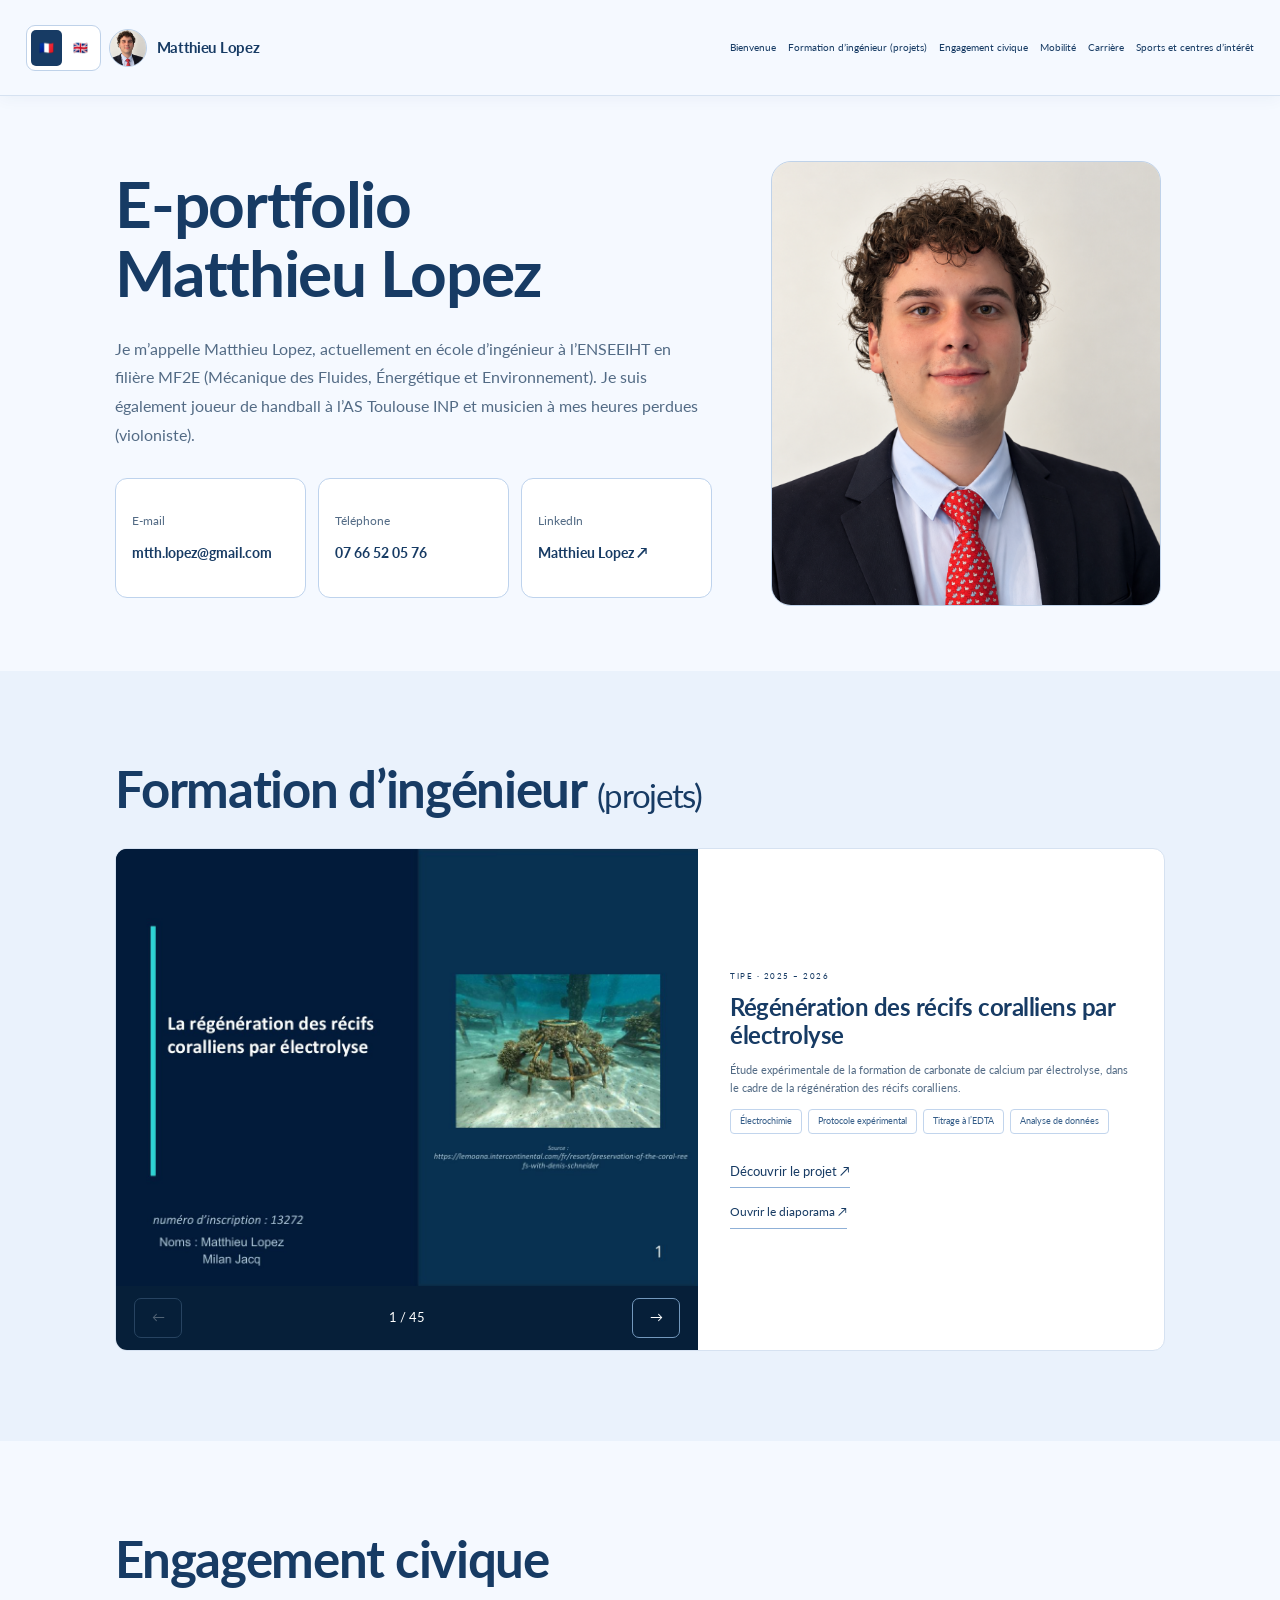
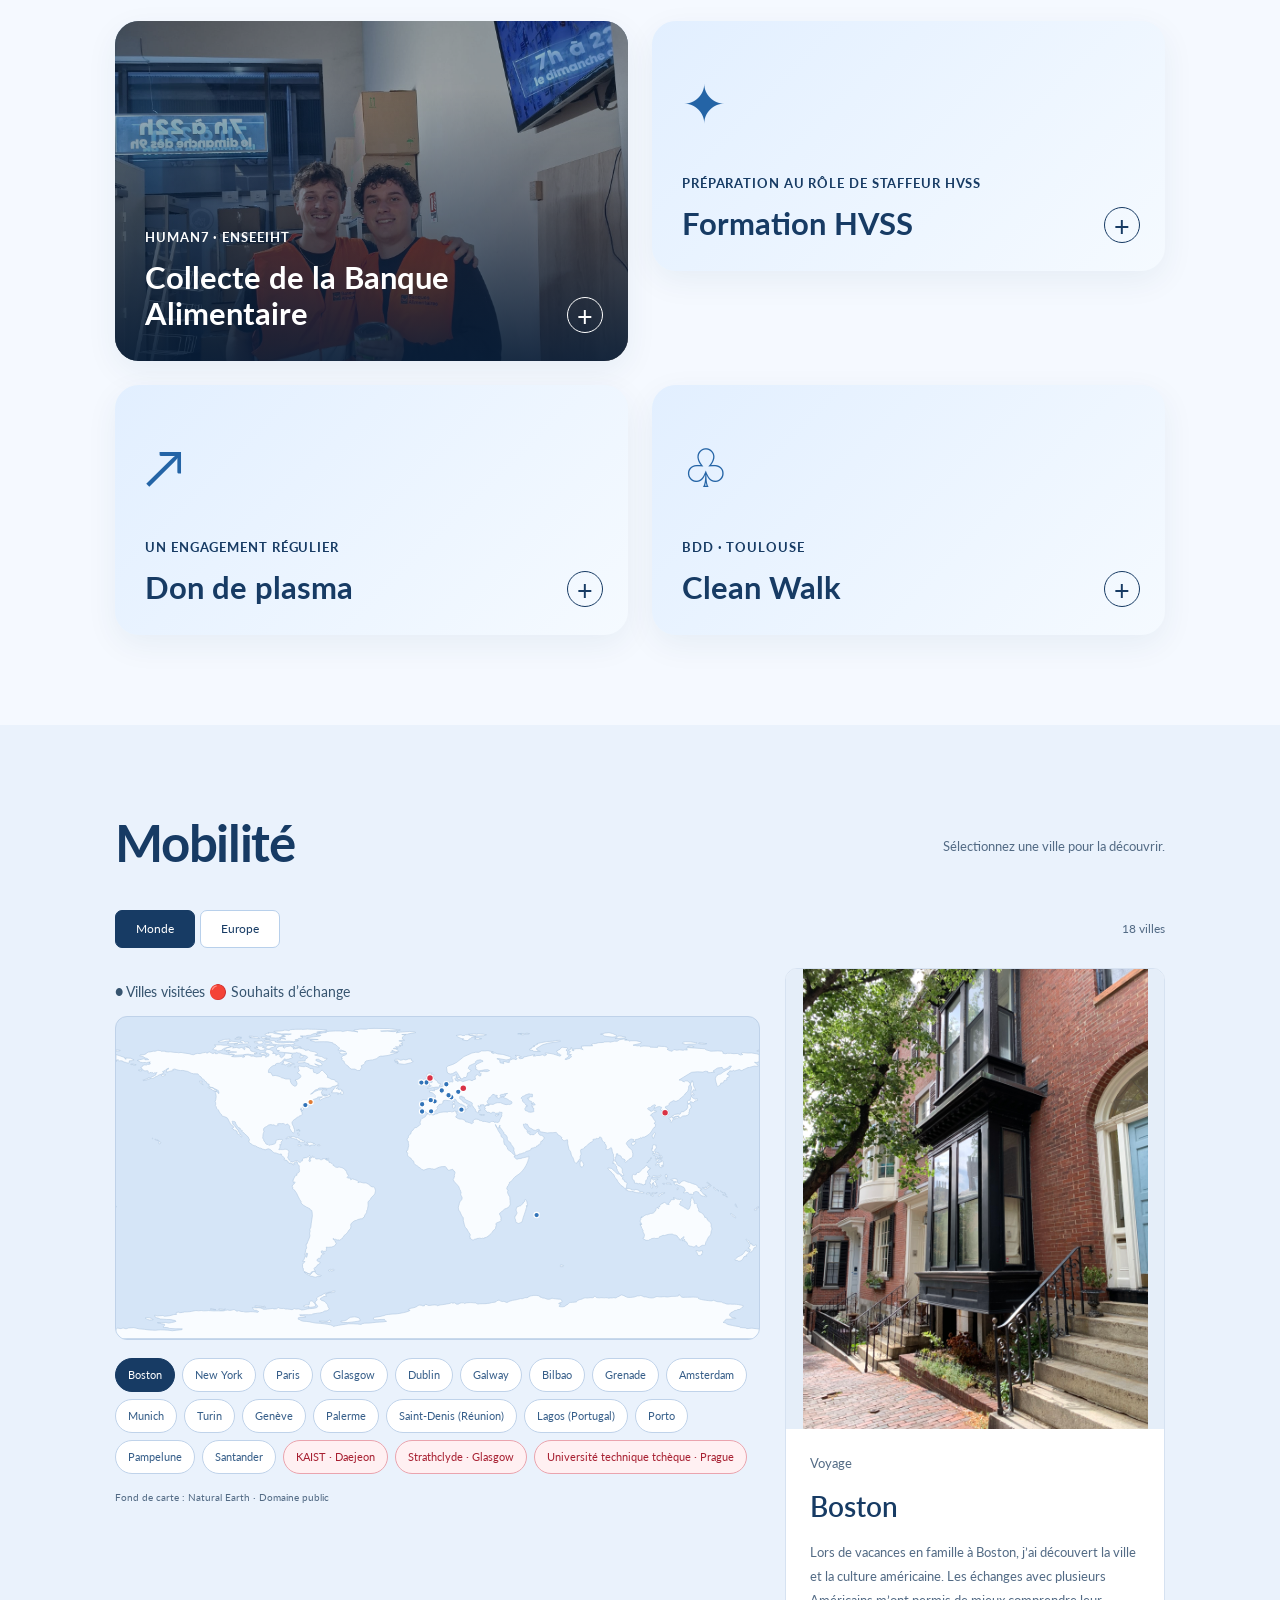
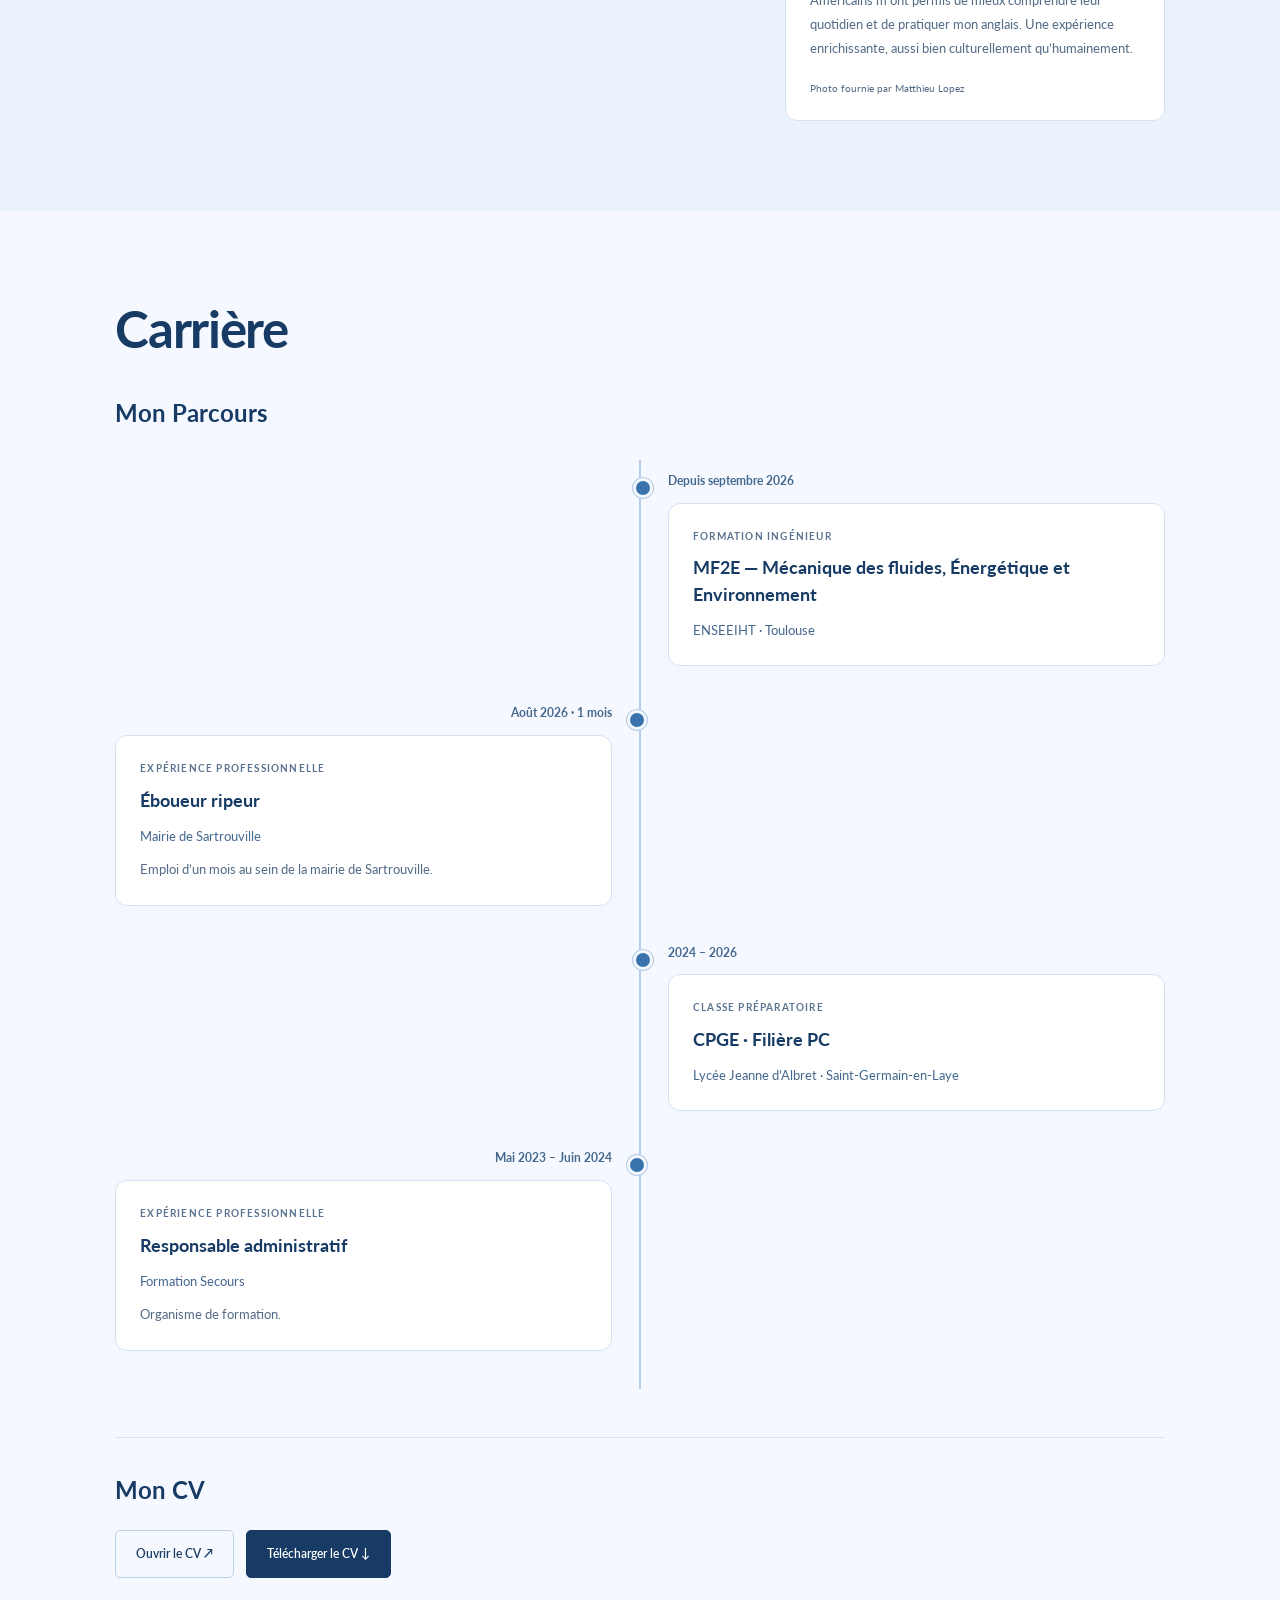
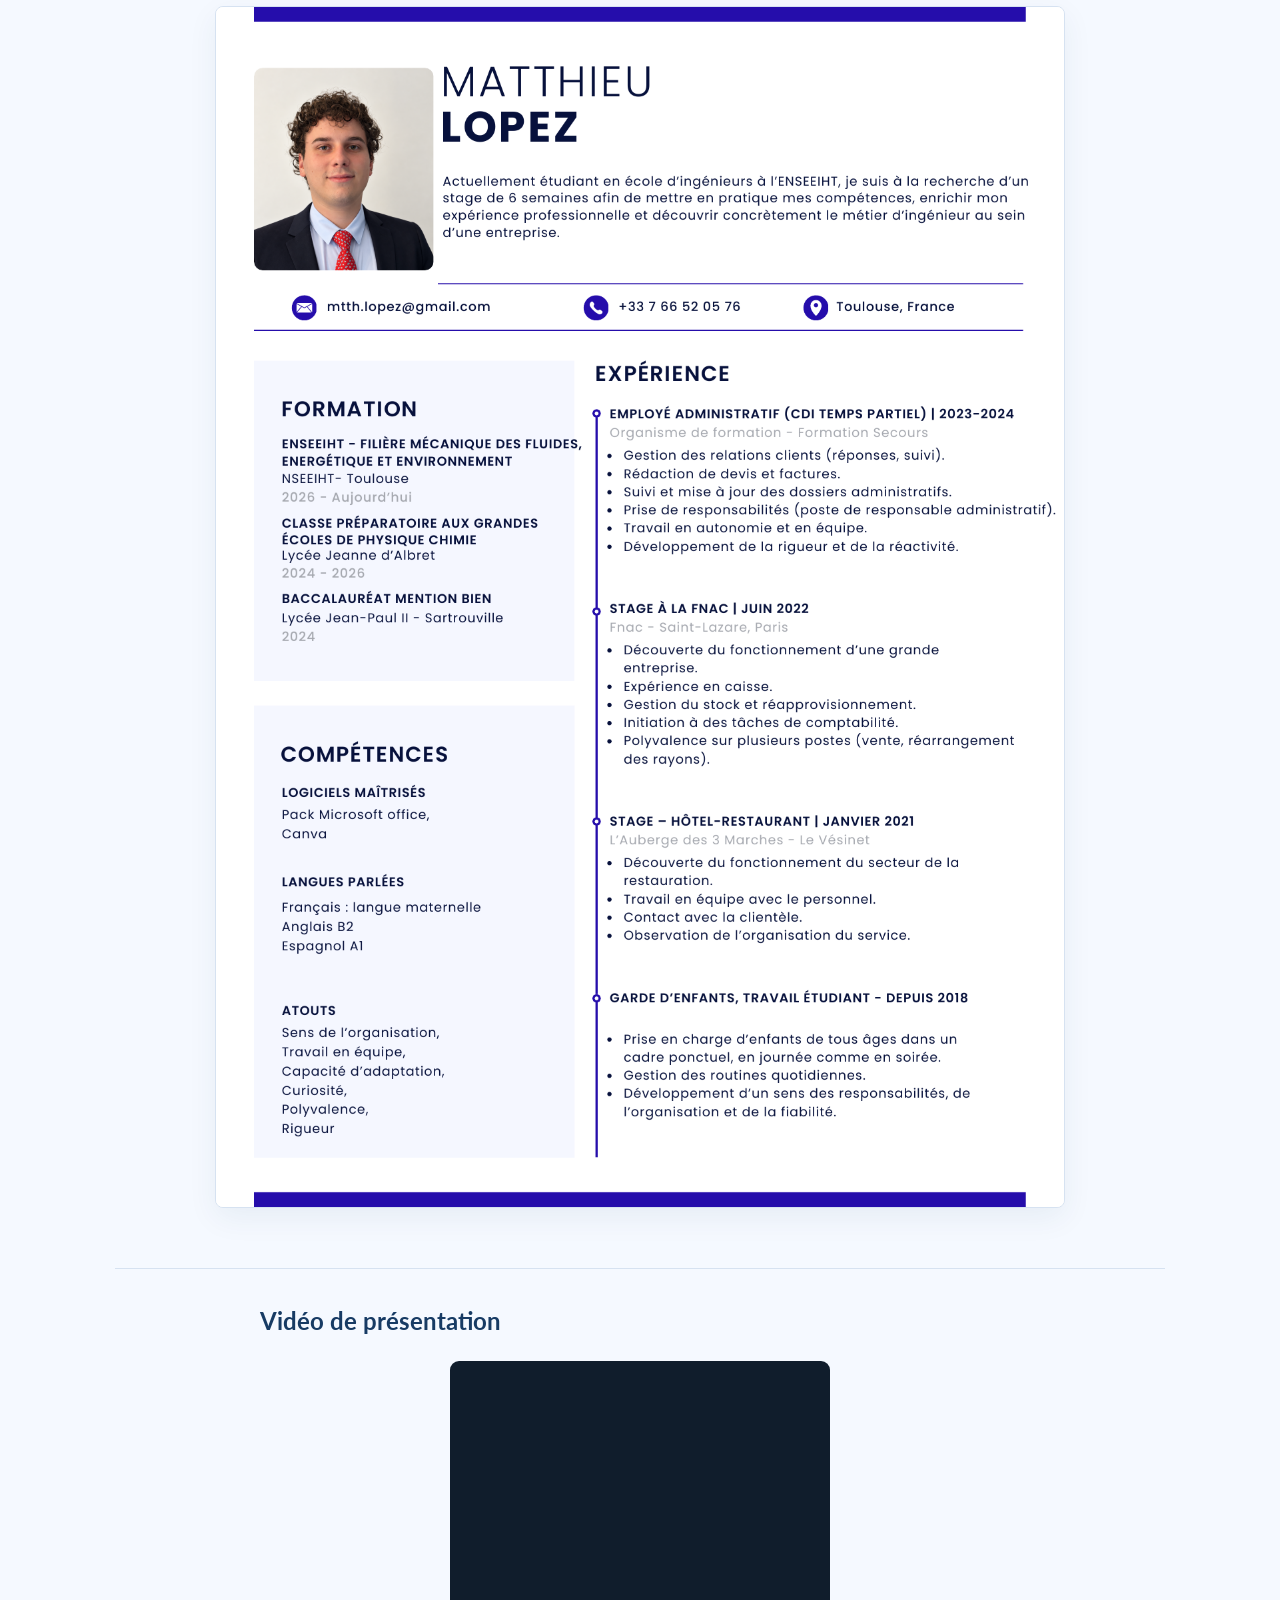
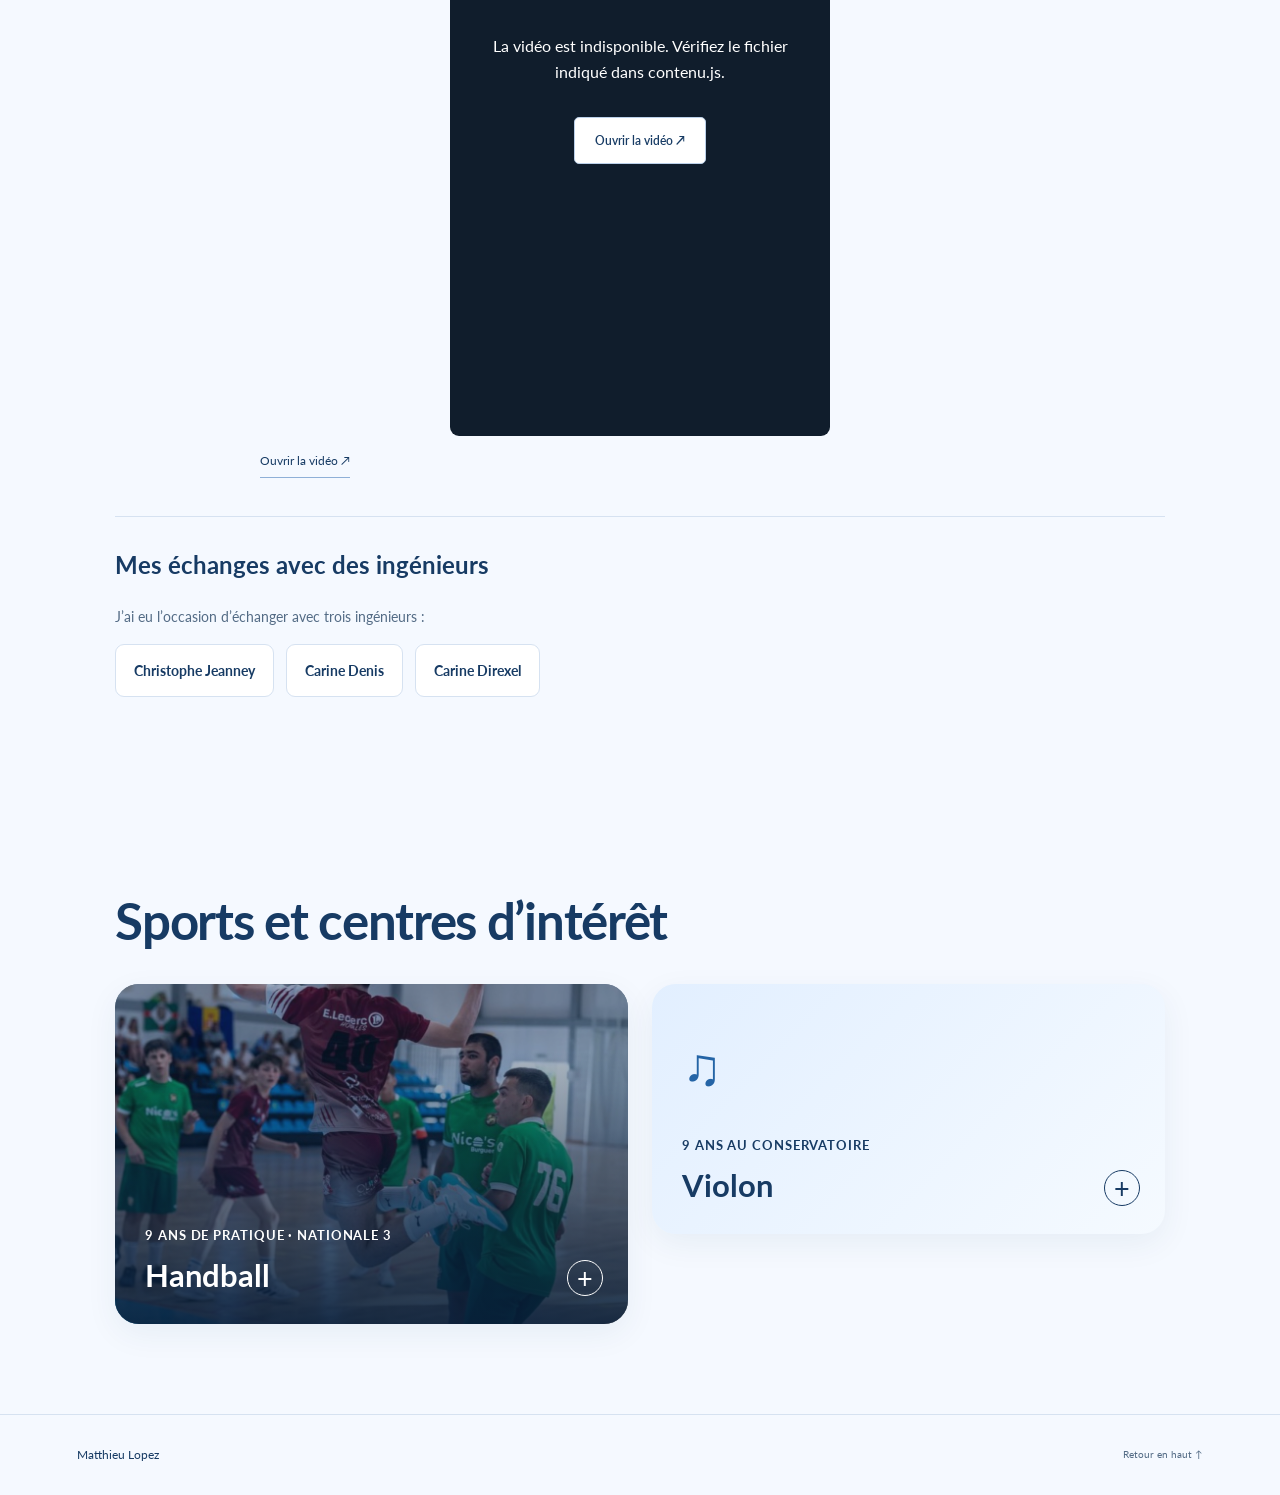
<file: index.html>
<!doctype html><html lang="fr"><head><meta charset="utf-8"><meta name="viewport" content="width=device-width, initial-scale=1"><meta name="description" content="E-portfolio de Matthieu Lopez"><title>E-portfolio Matthieu Lopez</title><link rel="icon" href="assets/favicon.svg" type="image/svg+xml"><link rel="preconnect" href="https://fonts.googleapis.com"><link rel="preconnect" href="https://fonts.gstatic.com" crossorigin><link href="https://fonts.googleapis.com/css2?family=Lato:wght@400;700;900&display=swap" rel="stylesheet"><link rel="stylesheet" href="style.css?v=21"><script defer src="contenu.js?v=21"></script><script defer src="contenu-en.js?v=21"></script><script defer src="i18n.js"></script><script defer src="app.js"></script><script defer src="rubriques.js?v=21"></script></head><body><a class="skip" href="#contenu">Aller au contenu</a><header><div class="header-left"><div class="language-switch" role="group" aria-label="Language / Langue"><button type="button" data-language="fr" aria-label="Français" lang="fr">🇫🇷 <span>FR</span></button><button type="button" data-language="en" aria-label="English" lang="en">🇬🇧 <span>EN</span></button></div><a class="brand brand-photo" href="index.html" aria-label="Accueil — Matthieu Lopez"><span class="header-portrait"><img src="assets/photo/matthieu-lopez.png" alt="Portrait de Matthieu Lopez" width="54" height="54"></span><span class="header-name">Matthieu Lopez</span></a></div><button class="menu-toggle" aria-expanded="false" aria-controls="navigation">Menu <span>☰</span></button><nav id="navigation" aria-label="Navigation principale"><a href="index.html#accueil">Bienvenue</a><a href="index.html#projets">Formation d’ingénieur (projets)</a><a href="index.html#engagement">Engagement civique</a><a href="index.html#mobilite">Mobilité</a><a href="index.html#carriere">Carrière</a><a href="index.html#interets">Sports et centres d’intérêt</a></nav></header><main id="contenu"><section id="accueil" class="hero"><div class="hero-copy"><h1>E-portfolio<br>Matthieu Lopez</h1><p id="presentation" class="intro"></p><div id="contact-liens" class="hero-contacts" aria-label="Coordonnées"></div></div><div class="hero-art"><div class="photo-frame" id="portrait"><div class="portrait-placeholder"><svg viewBox="0 0 300 340" role="img" aria-label="Emplacement de la photo de Matthieu Lopez"><circle cx="150" cy="118" r="54"/><path d="M45 330v-65c0-67 48-99 105-99s105 32 105 99v65"/></svg></div></div></div></section><section id="projets" class="section projects-section"><div class="section-heading"><h2>Formation d’ingénieur <span class="heading-note">(projets)</span></h2></div><div id="filtres" class="filters" role="group" aria-label="Filtrer les projets"></div><p id="compteur" class="sr-only" aria-live="polite"></p><div id="projets-grille" class="project-grid"></div></section><section id="engagement" class="section civic-section"><h2>Engagement civique</h2><div id="engagement-cartes" class="engagement-grid"></div></section><section id="mobilite" class="section mobility-section"><div class="mobility-heading"><h2>Mobilité</h2><p class="mobility-hint">Sélectionnez une ville pour la découvrir.</p></div><div class="map-toolbar"><div class="map-views" role="group" aria-label="Vue de la carte"><button type="button" id="vue-monde" aria-pressed="true">Monde</button><button type="button" id="vue-europe" aria-pressed="false">Europe</button></div><span class="city-total">18 villes</span></div><div class="travel-layout"><div><div id="carte-monde" class="world-map"></div><div id="villes-liste" class="city-list" role="group" aria-label="Villes visitées"></div><p class="map-credit">Fond de carte : Natural Earth · Domaine public</p></div><article id="ville-detail" class="city-detail" aria-label="Ville sélectionnée"><div class="city-photo-frame"><img id="ville-photo" class="travel-photo" alt=""><div id="ville-photo-controls" class="travel-photo-controls" hidden><button id="ville-photo-prev" type="button" aria-label="Photo précédente">←</button><span id="ville-photo-count" aria-live="polite"></span><button id="ville-photo-next" type="button" aria-label="Photo suivante">→</button></div></div><div class="city-detail-copy"><p id="ville-region"></p><h3 id="ville-nom"></h3><p id="ville-note"></p><p id="ville-credit" class="photo-credit"></p><a id="ville-source" class="text-link" target="_blank" rel="noopener noreferrer">Source et licence de la photo ↗</a></div></article></div></section><section id="carriere" class="section career-section"><h2>Carrière</h2><div id="parcours" class="career-timeline"><h3 class="subheading">Mon Parcours</h3><div id="timeline" class="timeline"></div></div><div id="cv" class="career-cv"><h3 class="subheading">Mon CV</h3><p id="cv-texte"></p><div id="cv-contenu"></div></div><div class="video-exchange-row"><div id="video" class="exchange-video"><h3 class="subheading" id="video-titre"></h3><p id="video-texte"></p><div id="video-media" class="video-media"></div><a class="text-link video-file-link" href="assets/video/presentation-matthieu-lopez.mp4" target="_blank" rel="noopener">Ouvrir la vidéo ↗</a></div></div><div id="rencontres" class="engineer-section"><h3 class="subheading">Mes échanges avec des ingénieurs</h3><p>J’ai eu l’occasion d’échanger avec trois ingénieurs :</p><ul id="ingenieurs-liste" class="engineer-list"></ul></div></section><section id="interets" class="section interests-section"><h2>Sports et centres d’intérêt</h2><div id="interets-cartes" class="interests-grid"></div></section></main><dialog id="projet-dialog" aria-labelledby="dialog-titre"><button class="dialog-close" aria-label="Fermer les détails">✕</button><div id="dialog-content"></div></dialog><footer><span>Matthieu Lopez</span><a href="#">Retour en haut ↑</a></footer><div id="notification" role="status" aria-live="polite"></div></body></html>
</file>
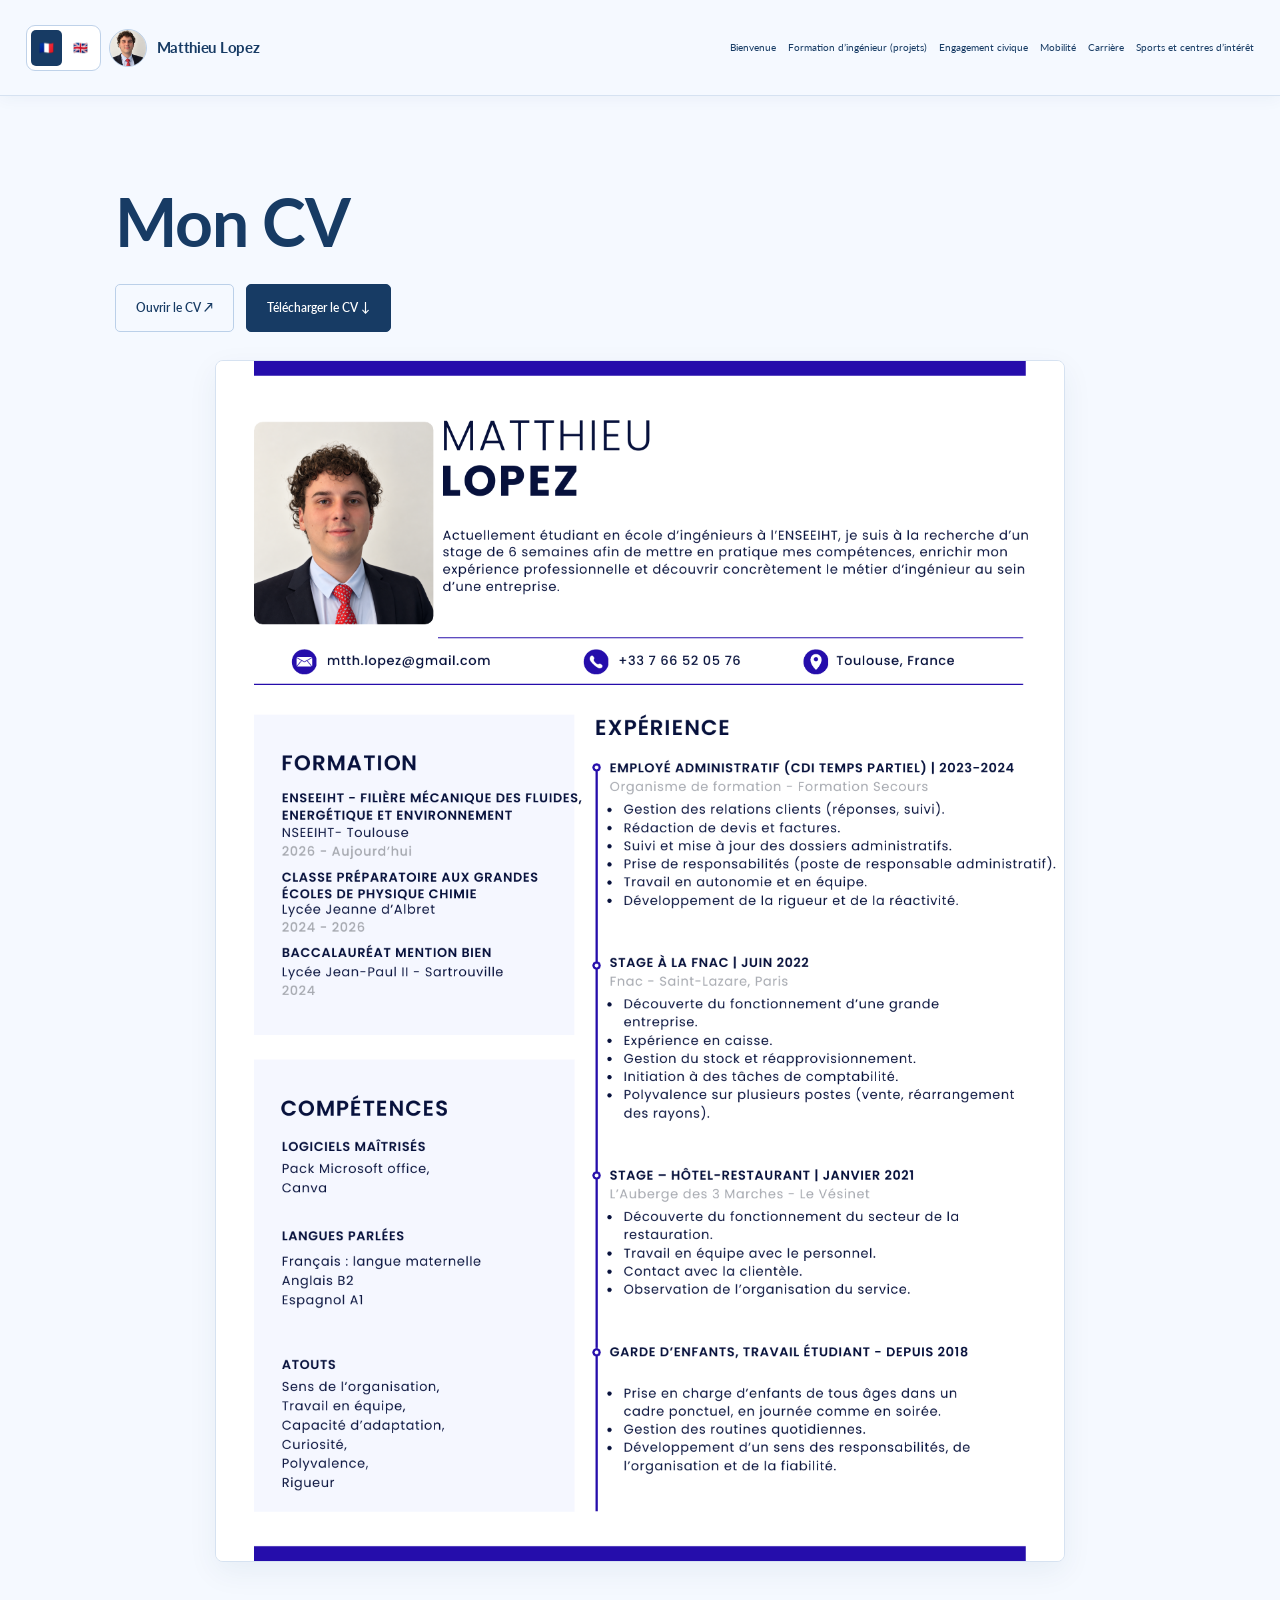
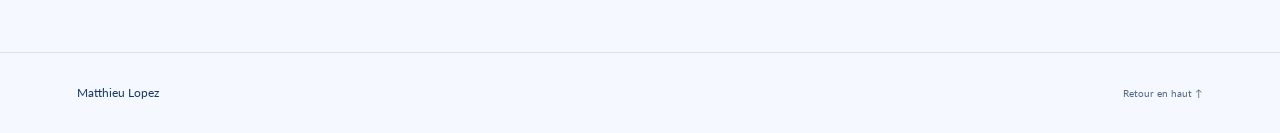
<file: cv.html>
<!doctype html><html lang="fr"><head><meta charset="utf-8"><meta name="viewport" content="width=device-width, initial-scale=1"><meta name="description" content="E-portfolio de Matthieu Lopez"><title>E-portfolio Matthieu Lopez</title><link rel="icon" href="assets/favicon.svg" type="image/svg+xml"><link rel="preconnect" href="https://fonts.googleapis.com"><link rel="preconnect" href="https://fonts.gstatic.com" crossorigin><link href="https://fonts.googleapis.com/css2?family=Lato:wght@400;700;900&display=swap" rel="stylesheet"><link rel="stylesheet" href="style.css"><script defer src="contenu.js"></script><script defer src="contenu-en.js"></script><script defer src="i18n.js"></script><script defer src="app.js"></script><script defer src="rubriques.js"></script></head><body><a class="skip" href="#contenu">Aller au contenu</a><header><div class="header-left"><div class="language-switch" role="group" aria-label="Language / Langue"><button type="button" data-language="fr" aria-label="Français" lang="fr">🇫🇷 <span>FR</span></button><button type="button" data-language="en" aria-label="English" lang="en">🇬🇧 <span>EN</span></button></div><a class="brand brand-photo" href="index.html" aria-label="Accueil — Matthieu Lopez"><span class="header-portrait"><img src="assets/photo/matthieu-lopez.png" alt="Portrait de Matthieu Lopez" width="54" height="54"></span><span class="header-name">Matthieu Lopez</span></a></div><button class="menu-toggle" aria-expanded="false" aria-controls="navigation">Menu <span>☰</span></button><nav id="navigation" aria-label="Navigation principale"><a href="index.html#accueil">Bienvenue</a><a href="index.html#projets">Formation d’ingénieur (projets)</a><a href="index.html#engagement">Engagement civique</a><a href="index.html#mobilite">Mobilité</a><a href="index.html#carriere">Carrière</a><a href="index.html#interets">Sports et centres d’intérêt</a></nav></header><main id="contenu" class="section cv-page"><h1>Mon CV</h1><p id="cv-texte"></p><div id="cv-contenu"></div></main><footer><span>Matthieu Lopez</span><a href="#">Retour en haut ↑</a></footer><div id="notification" role="status" aria-live="polite"></div></body></html>
</file>
<file: style.css>
:root{--ink:#173b64;--muted:#536b85;--paper:#f5f9ff;--line:#d6e2f1;--lime:#c1defb;--white:#ffffff}*{box-sizing:border-box}html{scroll-behavior:smooth;scroll-padding-top:100px}body{margin:0;background:var(--paper);color:var(--ink);font-family:Arial,Helvetica,sans-serif;line-height:1.65}a{color:inherit;text-decoration:none}button,input{font:inherit}button,a{-webkit-tap-highlight-color:transparent}button{cursor:pointer}button:focus-visible,a:focus-visible{outline:3px solid #9c6324;outline-offset:5px}img{max-width:100%;display:block}header{height:96px;max-width:1440px;margin:auto;padding:0 6%;display:flex;align-items:center;justify-content:space-between;gap:30px;border-bottom:1px solid var(--line)}.brand{display:inline-flex;align-items:center;gap:10px;font-size:15px;font-weight:700;white-space:nowrap}.brand-icon{font:italic 36px Georgia,serif;letter-spacing:-5px;margin-right:8px}.brand-dot{font-size:8px;color:#6d8057;margin-left:2px}nav{display:flex;align-items:center;gap:26px;font-size:12px}nav a{padding:10px 0}nav a:hover,.text-link:hover{color:#2563a2}nav .nav-contact{border:1px solid var(--ink);border-radius:5px;padding:11px 16px;margin-left:10px}.nav-contact span{margin-left:12px}.menu-toggle{display:none}.hero{max-width:1440px;margin:auto;position:relative;padding:72px 9% 92px;display:grid;grid-template-columns:1.25fr 1fr;gap:60px;align-items:center}.eyebrow{font-size:10px;font-weight:700;letter-spacing:2px;margin:0 0 25px}.live-dot{display:inline-block;width:7px;height:7px;background:#75945c;border-radius:50%;margin-right:8px}h1,h2,h3,p{margin-top:0}h1,h2{font-family:Georgia,'Times New Roman',serif;font-weight:400;letter-spacing:-2.5px;line-height:1.08}h1{font-size:clamp(48px,5.3vw,78px);margin-bottom:27px}em{font-weight:400;color:#758365}h2{font-size:clamp(36px,4vw,54px);margin-bottom:20px}h3{line-height:1.3;font-weight:600;font-size:19px}.identity{font-weight:700;font-size:16px;margin-bottom:0}.profession{font-size:11px;letter-spacing:1.2px;margin-bottom:16px}.intro{font-size:13px;color:var(--muted);max-width:440px;line-height:1.85}.actions{display:flex;flex-wrap:wrap;gap:12px;margin-top:25px;align-items:center}.button{display:inline-flex;align-items:center;justify-content:center;gap:23px;background:var(--ink);color:#ffffff;padding:13px 20px;border:1px solid var(--ink);border-radius:5px;font-size:12px;font-weight:600;transition:transform .2s,background .2s}.button:hover{background:#245a92;transform:translateY(-2px)}.button.secondary{background:transparent;color:var(--ink);border-color:#bbd0e9}.button.secondary:hover{background:#e5effc}.small-note{font-size:10px;color:var(--muted);margin:24px 0 0}.small-note span{color:#637d48;margin-right:6px}.hero-art{position:relative;min-width:0;padding:22px 20px 28px}.photo-frame{height:445px;background:#dbe9fa;border-radius:170px 170px 10px 10px;overflow:hidden;border:1px solid #c3d7ef;position:relative}.photo-frame>img{height:100%;width:100%;object-fit:cover}.portrait-placeholder{height:100%;display:flex;flex-direction:column;align-items:center;justify-content:flex-end;background:radial-gradient(ellipse at 30% 20%,#edf5ff,transparent 65%),#dae8f9}.portrait-placeholder svg{width:85%;height:85%;fill:#9cb9dc;opacity:.8}.portrait-placeholder span{position:absolute;bottom:24px;font-size:10px;letter-spacing:3px;color:#425a42;background:#f5f9ffdb;border-radius:20px;padding:7px 14px}.orbit{position:absolute;right:-6px;top:-12px;font:100px Georgia;color:#84956e;line-height:1}.photo-label{position:absolute;bottom:0;left:-26px;display:flex;align-items:center;gap:15px;background:var(--white);padding:18px 24px;border:1px solid var(--line);border-radius:6px;box-shadow:0 10px 25px #173b6407;font:italic 16px Georgia;transform:rotate(-4deg)}.photo-label>span{font-size:32px;color:#7c8d64}.photo-label small{display:block;font:8px Arial;letter-spacing:1.6px;margin-top:6px}.vertical-text{position:absolute;right:-27px;top:140px;writing-mode:vertical-rl;font-size:8px;letter-spacing:2.5px}.scroll-note{position:absolute;bottom:27px;left:9%;font-size:8px;letter-spacing:1.7px;display:flex;gap:25px;align-items:center}.scroll-note span{font-size:18px}.values-strip{background:#e8ecdf;border-block:1px solid var(--line);display:flex;align-items:center;justify-content:center;gap:50px;padding:20px;font-size:11px}.values-strip b{font-size:24px;font-weight:400;color:#788666}.section{max-width:1440px;margin:auto;padding:90px 9%;scroll-margin-top:10px}.section-heading{display:flex;justify-content:space-between;gap:40px;align-items:flex-end;margin-bottom:32px}.section-heading>p{font-size:12px;color:var(--muted);padding-bottom:9px}.demo-note{font-size:9px;letter-spacing:1px;color:var(--muted);border-top:1px solid var(--line);padding-top:20px}.timeline{margin-top:40px}.timeline-item{display:grid;grid-template-columns:180px 1fr;gap:40px}.timeline-date{font-size:12px;padding-top:7px}.timeline-body{padding:0 0 38px 35px;border-left:1px solid #afc8e6;position:relative}.timeline-body:before{content:'';position:absolute;left:-5px;top:10px;width:9px;height:9px;border-radius:50%;background:#4a7db7;box-shadow:0 0 0 5px var(--paper)}.timeline-body h3{margin:8px 0 3px}.organisation{font-size:10px;letter-spacing:1px}.timeline-body>p:not(.organisation){max-width:660px;font-size:13px;color:var(--muted)}.example-badge{font-size:8px;letter-spacing:1.3px;color:#657452}.tags{display:flex;flex-wrap:wrap;gap:6px}.tags span{padding:4px 9px;border:1px solid #c2d5ed;border-radius:4px;font-size:9px;color:#365e89}.projects-section{background:#eaf2fc;max-width:none}.projects-section>.section-heading,.projects-section>.filters,.project-grid{max-width:1180px;margin-left:auto;margin-right:auto}.filters{display:flex;flex-wrap:wrap;gap:8px;margin-bottom:27px}.filters button{border:1px solid #cbd3c3;background:transparent;border-radius:24px;color:var(--ink);font-size:11px;padding:8px 17px}.filters button.active{background:var(--ink);color:white;border-color:var(--ink)}.project-grid{display:grid;grid-template-columns:repeat(3,1fr);gap:24px}.project-card{min-width:0}.project-open{padding:0;border:1px solid #dce0d2;border-radius:9px;background:var(--paper);width:100%;height:100%;text-align:left;color:inherit;overflow:hidden;transition:transform .25s,box-shadow .25s}.project-open:hover{transform:translateY(-6px);box-shadow:0 15px 25px #173b6410}.project-image{position:relative;aspect-ratio:450/330;overflow:hidden}.project-image img{width:100%;height:100%;object-fit:cover;transition:transform .4s}.project-open:hover img{transform:scale(1.04)}.image-badge{position:absolute;left:14px;top:14px;background:#fffef4d9;border-radius:3px;padding:4px 7px;font-size:7px;letter-spacing:1px}.project-info{padding:22px}.project-category{font-size:8px;letter-spacing:1.5px;text-transform:uppercase;margin-bottom:10px}.project-info h3{font:24px/1.15 Georgia;margin-bottom:12px;letter-spacing:-.5px}.project-info>p:not(.project-category){color:var(--muted);font-size:11px;line-height:1.7}.project-discover{display:block;margin-top:22px;font-size:11px}.video-section{display:grid;grid-template-columns:1fr 1.25fr;gap:80px;align-items:center}.video-section>div>p:not(.eyebrow){font-size:13px;color:var(--muted)}.video-section h2{font-size:43px}.text-link{display:inline-block;font-size:12px;border-bottom:1px solid #8fb0d7;padding-bottom:6px;margin-top:15px}.video-media{aspect-ratio:16/10;border-radius:9px;background:#d8e7f9;position:relative;overflow:hidden;display:flex;align-items:center;justify-content:center;text-align:center}.video-media video,.video-media iframe{width:100%;height:100%;border:0}.video-media>img{position:absolute;width:100%;height:100%;object-fit:cover}.video-placeholder{z-index:1;padding:25px}.video-placeholder strong{display:block;font:23px Georgia;margin:15px 0}.video-placeholder p{font-size:7px;letter-spacing:1.3px}.play-symbol{display:inline-flex;border:1px solid #8b9d7c;width:60px;height:60px;align-items:center;justify-content:center;border-radius:50%;font-size:27px}.contact-section{text-align:center;background:var(--ink);color:var(--paper);max-width:none;padding-block:80px}.contact-section h2{font-size:58px}.contact-section>p:not(.eyebrow){font-size:12px;max-width:560px;margin:0 auto 20px;color:#d7dfd0}.contact-section .actions{justify-content:center}.contact-section .button{background:var(--lime);color:var(--ink);border-color:var(--lime)}.contact-section .secondary{background:transparent;color:var(--paper);border-color:#7296c2}.contact-section .text-link{color:var(--paper)}.empty-inline{font-size:11px;color:#d1dbc8}.email-address{overflow-wrap:anywhere;font-size:22px}.contact-section .contact-note{font-size:9px!important;margin-top:30px!important;color:#c0cdb6!important}footer{max-width:1440px;margin:auto;display:flex;justify-content:space-between;align-items:center;gap:20px;padding:30px 6%}footer p,footer>a:last-child{font-size:10px;color:var(--muted);margin:0}.skip{position:fixed;top:-80px;left:15px;background:var(--ink);color:white;padding:12px;z-index:100}.skip:focus{top:10px}.sr-only{position:absolute;width:1px;height:1px;clip-path:inset(50%);overflow:hidden}.will-reveal{opacity:0;transform:translateY(15px);transition:opacity .6s,transform .6s}.will-reveal.visible{opacity:1;transform:none}dialog{border:1px solid var(--line);background:var(--paper);color:var(--ink);border-radius:12px;padding:45px;width:min(680px,90vw);max-height:85vh}dialog::backdrop{background:#102b24ab;backdrop-filter:blur(4px)}.dialog-close{position:absolute;right:16px;top:12px;border:0;background:transparent;color:var(--ink);font-size:20px;padding:5px}dialog h2{font-size:38px;margin-top:18px}dialog h3{margin-top:25px;margin-bottom:8px}dialog p{color:var(--muted);font-size:14px}.cv-page{min-height:75vh}.cv-page h1{font-size:66px}.cv-page>p{max-width:600px}.cv-empty{padding:65px 25px;text-align:center;border:1px dashed #afc8e6;border-radius:10px;margin:35px 0;background:#edf4fd}.cv-empty h2{font-size:32px;letter-spacing:-1px}.cv-empty p{color:var(--muted);font-size:13px}.document-icon{font-size:45px}.pdf-preview{width:100%;height:80vh;min-height:500px;margin-top:25px;border:1px solid var(--line)}.image-fallback{min-height:180px;display:flex;align-items:center;justify-content:center;background:#dfe5d6;color:var(--ink);font-size:13px}#notification:not(:empty){position:fixed;bottom:24px;left:50%;transform:translateX(-50%);background:var(--white);border:1px solid var(--line);box-shadow:0 4px 20px #0002;padding:14px 22px;border-radius:8px;font-size:12px;z-index:20;max-width:90vw}
@media(min-width:1500px){.projects-section{padding-inline:max(9%,calc((100vw - 1180px)/2))}}@media(max-width:1050px){header{padding-inline:5%;gap:15px}nav{gap:15px;font-size:11px}nav .nav-contact{margin:0;padding:8px}.hero{gap:30px;padding-inline:7%}.photo-frame{height:380px}.section{padding:70px 7%}.values-strip{gap:25px}.project-grid{gap:14px}.project-info{padding:17px}.video-section{gap:35px}}@media(max-width:760px){header{height:76px;position:relative;z-index:10}.menu-toggle{display:flex;align-items:center;gap:18px;background:transparent;border:1px solid #bfd2e9;border-radius:4px;padding:7px 12px;font-size:12px;color:var(--ink)}nav{display:none;position:absolute;top:75px;left:0;right:0;background:var(--paper);padding:20px 7%;border-bottom:1px solid var(--line);box-shadow:0 10px 20px #173b6410}nav.open{display:flex;flex-direction:column;align-items:stretch;gap:4px}nav a{padding:10px;font-size:14px}.hero{grid-template-columns:1fr;padding:45px 7% 70px;gap:30px}h1{font-size:57px}.hero-copy .eyebrow{font-size:8px}.hero-art{width:min(340px,90%);margin:auto}.photo-frame{height:350px}.photo-label{left:-6px;padding:15px}.vertical-text{right:-13px;font-size:7px}.orbit{font-size:80px;right:0}.scroll-note{display:none}.values-strip{gap:15px;padding:17px 7%;flex-wrap:wrap;font-size:9px}.values-strip span:last-child,.values-strip b:last-of-type{display:none}.values-strip b{font-size:20px}.section{padding:55px 7%}.section-heading{display:block;margin-bottom:25px}.section-heading>p{margin-top:25px}.eyebrow{font-size:9px;margin-bottom:20px}h2{font-size:44px}.timeline-item{grid-template-columns:1fr;gap:8px}.timeline-date{margin:0 0 8px 25px}.timeline-body{padding-left:25px;padding-bottom:32px}.timeline-body h3{font-size:18px}.demo-note{font-size:8px}.project-grid{grid-template-columns:1fr;gap:25px}.project-info{padding:24px}.project-info>p:not(.project-category){font-size:13px}.project-info h3{font-size:28px}.filters{gap:6px}.filters button{padding:7px 12px;font-size:10px}.video-section{grid-template-columns:1fr;gap:25px}.video-section h2{font-size:40px}.contact-section h2{font-size:43px}.contact-section .eyebrow{font-size:8px}footer{flex-wrap:wrap;padding:25px 7%}footer p{order:3;width:100%}.cv-page h1{font-size:46px}dialog{padding:35px 24px}dialog h2{font-size:30px}.actions{gap:10px}.button{padding:12px 16px;gap:16px}.intro{font-size:13px}.photo-label{font-size:15px}}@media(prefers-reduced-motion:reduce){html{scroll-behavior:auto}*,*:before,*:after{animation:none!important;transition:none!important}.will-reveal{opacity:1;transform:none}}

/* Personnalisation Matthieu Lopez */
body,button,input,h1,h2,h3,.project-info h3,.video-placeholder strong{font-family:'Lato',Arial,sans-serif}h1,h2{font-weight:700;letter-spacing:-1.3px}h1{font-size:clamp(40px,5vw,70px)}.header-portrait{display:block;width:54px;height:54px;border-radius:50%;overflow:hidden;background:#dae8f9;border:1px solid #bfd2e9}.header-portrait svg{width:100%;height:100%;fill:#6c96c4}.header-portrait img{height:100%;width:100%;object-fit:cover}.hero{padding-block:65px;gap:55px}.hero-art{padding:0}.hero-contacts{margin-top:35px}.hero-contacts .empty-inline{color:var(--muted)}.hero-contacts .email-address{font-size:clamp(17px,2vw,24px);margin-bottom:12px}.hero-contacts .actions{margin-top:12px}.hero-contacts .text-link{margin-right:24px}.section-heading h2{margin-bottom:0}.project-grid{grid-template-columns:minmax(0,1fr)}.project-open{display:grid;grid-template-columns:1fr 1.2fr;align-items:center}.project-image{aspect-ratio:4/3}.project-image img{object-fit:contain;background:#041d38}.project-info{padding:32px}.project-info h3{font-weight:700}.tipe-document{max-width:1180px;margin:auto}.pdf-preview{height:75vh;min-height:400px}.cv-empty{padding:40px 20px}.cv-empty h2{font-size:24px}.cv-empty p:empty,.tags:empty,.organisation+p:empty,#video-texte:empty,#cv-texte:empty{display:none}footer{border-top:1px solid var(--line);font-size:12px}[hidden]{display:none!important}@media(max-width:760px){.hero{gap:32px;padding-block:40px}.project-open{grid-template-columns:1fr}.project-info{padding:24px}.header-portrait{width:48px;height:48px}.hero-art{width:min(320px,100%)}.section-heading h2{font-size:34px}.hero h1{font-size:44px}.hero-contacts .text-link{margin-right:20px}.pdf-preview{min-height:320px;height:55vh}}

.hero{grid-template-columns:1.5fr 1fr}.intro{font-size:16px;line-height:1.8;max-width:650px}.hero-contacts{display:grid;grid-template-columns:repeat(3,minmax(0,1fr));gap:12px;margin-top:28px}.contact-card{min-height:120px;min-width:0;padding:20px 16px;background:#fff;border:1px solid #bed3ed;border-radius:12px;display:flex;flex-direction:column;justify-content:center;gap:10px;transition:background .2s,transform .2s,box-shadow .2s}.contact-label{font-size:12px;color:#536b85}.contact-card strong{font-size:14px;overflow-wrap:anywhere}.contact-card:hover{background:#e1edff;transform:translateY(-4px);box-shadow:0 10px 25px #173b6412}.project-layout{display:grid;grid-template-columns:minmax(0,1.25fr) minmax(0,1fr);background:#fff;border:1px solid var(--line);border-radius:12px;overflow:hidden;align-items:center}.slide-viewer{min-width:0;background:#061f39;outline-offset:-4px}.slide-viewer>img{width:100%;aspect-ratio:4/3;object-fit:contain}.slide-controls{display:flex;align-items:center;justify-content:space-between;padding:12px 18px;color:white;font-size:13px}.slide-arrow{border:1px solid #7398bd;border-radius:7px;color:white;background:transparent;min-height:40px;min-width:48px}.slide-arrow:hover:not(:disabled){background:#244e78}.slide-arrow:disabled{opacity:.3;cursor:default}.project-discover{background:transparent;border:0;border-bottom:1px solid #8fb0d7;color:var(--ink);font:inherit;font-size:13px;padding:5px 0;text-align:left}.slide-document-link{display:table;margin-top:14px}.portrait-placeholder{background:radial-gradient(ellipse at 30% 20%,#edf5ff,transparent 65%),#dae8f9}.photo-frame{border-color:#bfd2e9}@media(max-width:1050px){.hero-contacts{grid-template-columns:1fr}.contact-card{min-height:80px}.hero{grid-template-columns:1.2fr 1fr}}@media(max-width:760px){.hero{grid-template-columns:1fr}.project-layout{grid-template-columns:1fr}.hero-contacts{grid-template-columns:1fr}.contact-card{min-height:90px}.intro{font-size:15px}}

/* Parcours : dates alignées et fiches lisibles */
#parcours .timeline{max-width:1080px}.timeline-item{grid-template-columns:190px minmax(0,1fr);gap:30px;position:relative;padding-bottom:24px}.timeline-date{font-size:13px;font-weight:700;color:#45688e;padding-top:28px}.timeline-body{border:1px solid #d6e2f1;border-left:3px solid #5386bb;border-radius:0 12px 12px 0;padding:24px 28px;background:#fff;box-shadow:0 4px 20px #173b6405}.timeline-body:before{left:-9px;top:33px;width:13px;height:13px;background:#3973ad;box-shadow:0 0 0 5px var(--paper)}.timeline-type{display:block;font-size:10px;text-transform:uppercase;letter-spacing:1.2px;color:#5a7390;font-weight:700;margin-bottom:10px}.timeline-body h3{margin:0 0 12px;font-size:20px;font-weight:700;line-height:1.45;max-width:690px}.timeline-body .organisation{font-size:14px;letter-spacing:0;color:#45688e;margin-bottom:0}.timeline-body>p:not(.organisation){margin:12px 0 0}.cv-image-link{display:block;width:min(100%,850px);margin:28px auto 0;border:1px solid #d6e2f1;border-radius:8px;overflow:hidden;background:white;box-shadow:0 10px 30px #173b6410}.cv-image{display:block;width:100%;height:auto}.project-steps{padding-left:22px;color:var(--muted);font-size:14px}.project-steps li{margin-bottom:12px;padding-left:4px}@media(max-width:760px){.timeline-item{grid-template-columns:1fr;gap:8px;padding-bottom:22px}.timeline-date{padding-top:0;margin:0 0 4px 0}.timeline-body{padding:20px}.timeline-body h3{font-size:18px}.timeline-body:before{display:none}.timeline-body .organisation{font-size:13px}}

.header-left{display:flex;align-items:center;gap:18px}.language-switch{display:flex;gap:3px;padding:4px;border:1px solid #bfd2e9;border-radius:9px;background:#fff}.language-switch button{border:0;border-radius:5px;background:transparent;color:#45688e;padding:7px 8px;font-size:12px;display:flex;align-items:center;gap:5px;min-height:36px}.language-switch button[aria-pressed=true]{background:#173b64;color:white}.language-switch button:hover{box-shadow:inset 0 0 0 1px #8fb0d7}@media(max-width:1050px){header{gap:12px}nav{gap:12px}.header-left{gap:10px}}@media(min-width:761px) and (max-width:1000px){header{padding-inline:3%}nav{font-size:10px;gap:10px}.header-portrait{width:40px;height:40px}.language-switch button{padding:6px}.language-switch button span{display:none}}@media(max-width:760px){.language-switch button{padding:6px 8px}.header-left{gap:14px}}
/* Six rubriques */
header{max-width:none;padding-inline:4%;height:auto;min-height:96px;gap:24px}nav{gap:18px;font-size:11px}nav a{line-height:1.4;max-width:140px}.heading-note{font-size:.65em;font-weight:400}.civic-section,.interests-section{background:#f5f9ff}.engagement-grid,.interests-grid{display:grid;grid-template-columns:repeat(2,minmax(0,1fr));gap:26px;margin-top:35px}.engagement-card,.interest-card{position:relative;min-width:0;background:white;border:1px solid var(--line);border-radius:16px;padding:32px}.engagement-number{display:block;color:#5282b5;font-size:13px;font-weight:700;margin-bottom:32px}.card-kicker{font-size:11px;letter-spacing:.8px;color:#536b85;margin:0 0 10px}.engagement-card h3,.interest-card h3{font-size:26px;margin-bottom:18px}.engagement-card>p:not(.card-kicker),.interest-card>p:not(.card-kicker){font-size:14px;color:#45617d;line-height:1.8}.engagement-detail{border-top:1px solid #d6e2f1;padding-top:16px;margin-top:18px}.engagement-detail summary{cursor:pointer;display:list-item;font-size:14px;font-weight:700;padding:5px 0}.engagement-detail p{font-size:14px;line-height:1.8;color:#45617d;margin:14px 0 0}.engagement-detail[open]{padding-bottom:8px}.engagement-detail[open] summary{color:#2672bb}.engagement-detail summary:focus-visible{outline:3px solid #3973ad;outline-offset:4px}.mobility-section{max-width:none;background:#eaf2fc}.mobility-heading{display:flex;justify-content:space-between;align-items:center;gap:25px}.mobility-hint{font-size:13px;color:#536b85}.map-toolbar{display:flex;justify-content:space-between;align-items:center;margin:20px 0}.map-views{display:flex;gap:5px}.map-views button{border:1px solid #b8d0eb;background:white;color:var(--ink);padding:8px 20px;border-radius:7px;font-size:12px}.map-views button[aria-pressed=true]{background:var(--ink);color:white;border-color:var(--ink)}.city-total{font-size:12px;color:#536b85}.travel-layout{display:grid;grid-template-columns:minmax(0,1.7fr) minmax(0,1fr);gap:25px;align-items:start}.world-map{background:#d5e5f7;border:1px solid #bfd2e9;border-radius:12px;overflow:hidden}.world-map svg{display:block;width:100%;height:auto;aspect-ratio:2/1}.map-land{fill:#f9fcff;stroke:#adc5df;stroke-width:.55;vector-effect:non-scaling-stroke}.map-dot{fill:#3173b8;stroke:#fff;stroke-width:1.1;vector-effect:non-scaling-stroke;cursor:pointer;transition:fill .2s}.map-dot.selected,.map-dot:hover,.map-dot:focus{fill:#e07b34;outline:none}.city-list{display:flex;flex-wrap:wrap;gap:7px;margin-top:18px}.city-chip{border:1px solid #c0d3ea;background:white;border-radius:20px;padding:7px 12px;color:#365e89;font-size:11px;min-height:34px}.city-chip.selected{background:#173b64;border-color:#173b64;color:white}.city-detail{background:white;border:1px solid var(--line);border-radius:12px;overflow:hidden}.city-detail>img{width:100%;aspect-ratio:4/3;object-fit:cover;background:#d5e5f7}.city-detail-copy{padding:24px}.city-detail-copy h3{font-size:28px;margin:5px 0 16px}.city-detail-copy>p{color:#536b85;font-size:13px}.city-detail-copy .photo-credit{font-size:10px;line-height:1.6;overflow-wrap:anywhere;margin:20px 0 0}.city-detail-copy .text-link{font-size:11px}.map-credit{color:#536b85;font-size:10px;margin-top:15px}.career-section>h2{margin-bottom:40px}.subheading{font-size:24px;font-weight:700;margin-bottom:25px}.career-cv{margin-top:48px;padding-top:36px;border-top:1px solid var(--line)}.career-video{margin-top:65px;padding-top:35px;border-top:1px solid var(--line)}.interest-visual{height:170px;margin:-32px -32px 28px;background:#e8f1fc;overflow:hidden}.interest-visual svg{width:100%;height:100%;fill:none;stroke:#447bb2;stroke-width:2}.interest-visual.violin{background:#edf0fb}.interest-visual.violin svg{stroke:#6c75a6}@media(max-width:1100px){header{padding-inline:3%;gap:16px}nav{gap:10px;font-size:10px}.header-left{gap:8px}.language-switch button span{display:none}.header-portrait{width:40px;height:40px}.travel-layout{grid-template-columns:minmax(0,1.4fr) minmax(0,1fr)}}@media(max-width:760px){header{min-height:76px;height:76px;padding-inline:7%}nav{font-size:14px}nav a{max-width:none}.language-switch button span{display:inline}.engagement-grid,.interests-grid,.travel-layout{grid-template-columns:1fr}.mobility-heading{display:block}.mobility-hint{margin-bottom:0}.engagement-card,.interest-card{padding:24px}.interest-visual{margin:-24px -24px 24px}.city-detail>img{aspect-ratio:16/9}.world-map svg{min-height:210px}.career-video{display:grid;grid-template-columns:1fr;gap:25px}.city-chip{font-size:12px}.section h2{font-size:34px}.engagement-number{margin-bottom:20px}}
@media(min-width:761px) and (max-width:1100px){header{position:relative;z-index:10}.menu-toggle{display:flex;align-items:center;gap:18px;background:transparent;border:1px solid #bfd2e9;border-radius:5px;padding:8px 13px;color:var(--ink);font-size:12px}nav{display:none;position:absolute;top:95px;left:0;right:0;padding:18px 6%;background:var(--paper);border-bottom:1px solid var(--line);box-shadow:0 10px 20px #173b6410}nav.open{display:flex;flex-direction:column;align-items:stretch;gap:4px}nav a{max-width:none;font-size:14px;padding:10px}}

/* Prénom dans l’en-tête, cases à déplier, parcours alterné */
.header-name{font-size:17px;font-weight:700;letter-spacing:-.3px}.brand-photo{gap:10px}.disclosure-card{background:#fff;border:1px solid #bed3ed;border-radius:12px;align-self:start;overflow:hidden;box-shadow:0 3px 15px #173b6404}.disclosure-summary{list-style:none;cursor:pointer;min-height:120px;padding:30px;display:flex;align-items:center;justify-content:space-between;gap:20px;color:var(--ink);transition:background .2s}.disclosure-summary::-webkit-details-marker{display:none}.disclosure-summary:hover{background:#e1edff}.disclosure-summary:focus-visible{outline:3px solid #3973ad;outline-offset:-4px;border-radius:12px}.disclosure-title{font-size:21px;font-weight:700}.disclosure-symbol{font-size:27px;font-weight:400;line-height:1;transition:transform .2s}.disclosure-card[open] .disclosure-symbol{transform:rotate(45deg)}.disclosure-card[open] .disclosure-summary{background:#eaf2fc;min-height:95px}.disclosure-content{border-top:1px solid var(--line);padding:26px 30px}.disclosure-content>p:not(.card-kicker){font-size:14px;line-height:1.85;color:#45617d;margin-bottom:18px}.disclosure-content>p:last-child{margin-bottom:0}.disclosure-content h4{font-size:15px;margin:24px 0 9px}.engagement-grid,.interests-grid{align-items:start}
#parcours .timeline{position:relative;max-width:1080px;margin-top:32px;padding-block:6px}#parcours .timeline:before{content:'';position:absolute;left:50%;top:0;bottom:0;width:2px;background:#b5cde8;transform:translateX(-1px)}#parcours .timeline-item{position:relative;display:block;width:calc(50% - 28px);margin-left:calc(50% + 28px);padding:0 0 32px;gap:0}#parcours .timeline-item:nth-child(even){margin-left:0}#parcours .timeline-item:before{content:'';position:absolute;left:-35px;top:12px;width:14px;height:14px;border:3px solid var(--paper);border-radius:50%;background:#3973ad;box-shadow:0 0 0 1px #b5cde8}#parcours .timeline-item:nth-child(even):before{left:auto;right:-35px}#parcours .timeline-date{margin:0 0 12px;padding:5px 0 0;font-size:12px}#parcours .timeline-item:nth-child(even) .timeline-date{text-align:right}#parcours .timeline-body{padding:24px;border:1px solid #d6e2f1;border-radius:12px;background:#fff}#parcours .timeline-body:before{display:none}#parcours .timeline-body h3{font-size:18px;line-height:1.5}#parcours .timeline-body .organisation{font-size:13px}@media(max-width:760px){.header-name{font-size:16px}.header-left{gap:10px}.header-portrait{width:34px;height:34px}.language-switch button{padding:6px}.disclosure-summary{min-height:100px;padding:24px}.disclosure-title{font-size:20px}.disclosure-content{padding:22px 24px}#parcours .timeline:before{left:8px}#parcours .timeline-item,#parcours .timeline-item:nth-child(even){width:calc(100% - 32px);margin-left:32px;padding-bottom:28px}#parcours .timeline-item:before,#parcours .timeline-item:nth-child(even):before{left:-31px;right:auto}#parcours .timeline-item:nth-child(even) .timeline-date{text-align:left}#parcours .timeline-body{padding:20px}}@media(min-width:1101px) and (max-width:1280px){header{padding-inline:2%;gap:15px}nav{font-size:10px;gap:10px}.header-name{font-size:15px}.header-left{gap:8px}.language-switch button span{display:none}}

/* Nom complet et navigation compacte */
header{column-gap:24px}header .header-name{white-space:nowrap}header #navigation{gap:18px;justify-content:flex-end}header #navigation a{max-width:none;white-space:nowrap;width:auto;flex:0 0 auto;line-height:1.35;letter-spacing:normal;word-spacing:normal;text-align:left}header #navigation a[href*="#projets"]{font-size:inherit;letter-spacing:normal;word-spacing:normal}@media(min-width:1101px) and (max-width:1450px){header{padding-inline:2%;column-gap:18px}header #navigation{gap:12px;font-size:10px}.header-name{font-size:15px}.header-left{gap:8px}.language-switch button span{display:none}.header-portrait{width:38px;height:38px}}@media(max-width:1100px){header #navigation{align-items:stretch;gap:4px}header #navigation a{white-space:normal;max-width:none}}@media(max-width:760px){header .header-name{font-size:14px}.header-left{gap:8px}.brand-photo{gap:7px}.language-switch button span{display:none}header{column-gap:10px}.menu-toggle{gap:10px;padding:7px 10px}}

.city-detail>img.personal-photo{aspect-ratio:3/4;object-fit:contain;background:#d5e5f7}

/* Navigation persistante et galerie des voyages */
html{scroll-padding-top:112px}body>header{position:sticky;top:0;z-index:50;background:#f5f9ff;box-shadow:0 3px 15px #173b640c}.city-photo-frame{background:#e5eef9;position:relative}.city-photo-frame .travel-photo{display:block;width:100%;height:auto;max-height:460px;object-fit:contain;aspect-ratio:auto}.travel-photo-controls{display:flex;align-items:center;justify-content:space-between;padding:10px 16px;background:#edf4fd;font-size:12px;color:#173b64}.travel-photo-controls button{border:1px solid #b5cde8;background:white;color:#173b64;border-radius:6px;min-width:42px;min-height:36px}.travel-photo-controls button:disabled{opacity:.35;cursor:default}#ville-note{line-height:1.85}.city-detail-copy{padding:24px}@media(max-width:1100px){header #navigation{top:100%;max-height:calc(100dvh - 100px);overflow-y:auto}}@media(max-width:760px){html{scroll-padding-top:92px}header #navigation{max-height:calc(100dvh - 76px)}.city-photo-frame .travel-photo{max-height:500px}}

.sport-gallery{margin:24px 0 0;border:1px solid #d6e2f1;border-radius:8px;overflow:hidden;background:#edf4fd}.sport-gallery img{width:100%;height:auto;max-height:440px;object-fit:contain;display:block}.sport-gallery-controls{display:flex;align-items:center;justify-content:space-between;padding:10px 14px;font-size:12px}.sport-gallery-controls button{min-width:42px;min-height:36px;background:white;border:1px solid #b5cde8;border-radius:6px;color:var(--ink)}.sport-gallery-controls button:disabled{opacity:.35;cursor:default}.sport-gallery figcaption{padding:0 14px 14px;font-size:11px;line-height:1.6;color:#536b85}

/* Portrait commun à toutes les pages */
.header-portrait>img{width:100%;height:100%;object-fit:cover;object-position:center 28%}.photo-frame>img{width:100%;height:100%;object-fit:cover;object-position:center 32%}.photo-frame{background:#e7edf6;border-radius:20px;border-color:#bfd2e9}.hero-art{max-width:390px;justify-self:center;width:100%}

.video-exchange-row{display:grid;grid-template-columns:minmax(0,1fr) minmax(0,1.2fr);gap:42px;align-items:start;margin-top:60px;padding-top:36px;border-top:1px solid var(--line)}.exchange-video{position:sticky;top:125px}.exchange-video .video-media{aspect-ratio:16/10}.exchange-status{font-size:12px;color:#536b85;line-height:1.7;padding:14px 16px;background:#eaf2fc;border-radius:8px;border-left:3px solid #4a7db7}.exchange-card{padding:22px 0;border-bottom:1px solid var(--line)}.exchange-card:last-child{border-bottom:0}.exchange-card h4{font-size:18px;line-height:1.4;margin:0 0 12px}.exchange-card>p:last-child{font-size:13px;color:#45617d;line-height:1.85;margin:0}.engineer-section{margin-top:38px;padding-top:32px;border-top:1px solid var(--line)}.engineer-section>p{font-size:14px;color:#536b85}.engineer-list{padding:0;list-style:none;display:flex;flex-wrap:wrap;gap:12px}.engineer-list li{padding:14px 18px;background:white;border:1px solid var(--line);border-radius:9px;font-weight:700;font-size:14px}.cv-image{aspect-ratio:595/842}#echanges,#rencontres,#video{scroll-margin-top:15px}@media(max-width:900px){.video-exchange-row{grid-template-columns:1fr;gap:32px}.exchange-video{position:static}.exchange-video .video-media{max-width:600px}}

/* Vidéo finale au format vertical, lisible sur mobile */
.exchange-video .video-media{aspect-ratio:9/16;max-width:380px;margin-inline:auto;background:#101d2c}.video-media video{display:block;width:100%;height:100%;object-fit:contain;background:#101d2c}.video-media:has(>p){padding:24px;flex-direction:column;gap:15px;color:white}.video-media:has(>p) .button{background:white;color:#173b64}.exchange-video{position:static}@media(max-width:760px){.exchange-video .video-media{width:100%;max-width:340px}}

/* Visual stories */
.engagement-grid,.interests-grid{display:grid;grid-template-columns:repeat(2,minmax(0,1fr));gap:24px;align-items:start}
.story-card{border:0;border-radius:24px;overflow:hidden;background:#eef5fc;box-shadow:0 10px 32px #123a6210;transition:transform .25s,box-shadow .25s}
.story-card:hover{transform:translateY(-5px);box-shadow:0 18px 36px #123a6225}
.story-card summary{position:relative;display:flex;flex-direction:column;align-items:flex-start;justify-content:flex-end;min-height:250px;padding:30px;gap:12px;background:linear-gradient(135deg,#e2efff,#f5faff);list-style:none}
.story-card summary::-webkit-details-marker{display:none}
.story-card.has-cover summary{min-height:340px;color:white;background:#102f50}
.story-cover{position:absolute;inset:0;width:100%;height:100%;object-fit:cover;object-position:center 44%;opacity:.65;transition:transform .5s}
.story-card.has-cover summary:after{content:'';position:absolute;inset:0;background:linear-gradient(transparent 20%,#071d38dd)}
.story-card:hover .story-cover{transform:scale(1.035)}
.story-card summary>span{position:relative;z-index:1}
.story-card .disclosure-title{font-size:clamp(1.5rem,2.4vw,2.2rem);line-height:1.15;max-width:85%}
.story-meta{font-size:.8rem;letter-spacing:.07em;text-transform:uppercase;font-weight:700}
.story-icon{font-size:3.3rem;color:#2464a6;margin-bottom:15px}
.story-card .disclosure-symbol{position:absolute;right:25px;bottom:28px;border:1px solid currentColor;border-radius:50%;width:36px;height:36px;display:grid;place-items:center}
.story-card[open] .disclosure-symbol{transform:rotate(45deg)}
.story-card .disclosure-content{padding:28px;line-height:1.8}
.story-card .sport-gallery img{max-height:480px;object-fit:contain}
.map-dot.exchange-dot{fill:#d93246!important;stroke:#fff;stroke-width:1.4;paint-order:stroke fill}
.city-chip.exchange-chip{color:#a71f31;border-color:#eaa4ae;background:#fff0f2}
.city-chip.exchange-chip.selected{background:#a71f31;color:white}
.map-legend{color:#36546f;font-size:.9rem;margin:12px 0}
.video-exchange-row{grid-template-columns:minmax(0,760px);justify-content:center}
@media(max-width:650px){.engagement-grid,.interests-grid{grid-template-columns:1fr}.story-card summary{min-height:210px}.story-card.has-cover summary{min-height:300px}}
@media(prefers-reduced-motion:reduce){.story-card,.story-cover{transition:none}.story-card:hover{transform:none}}
</file>
